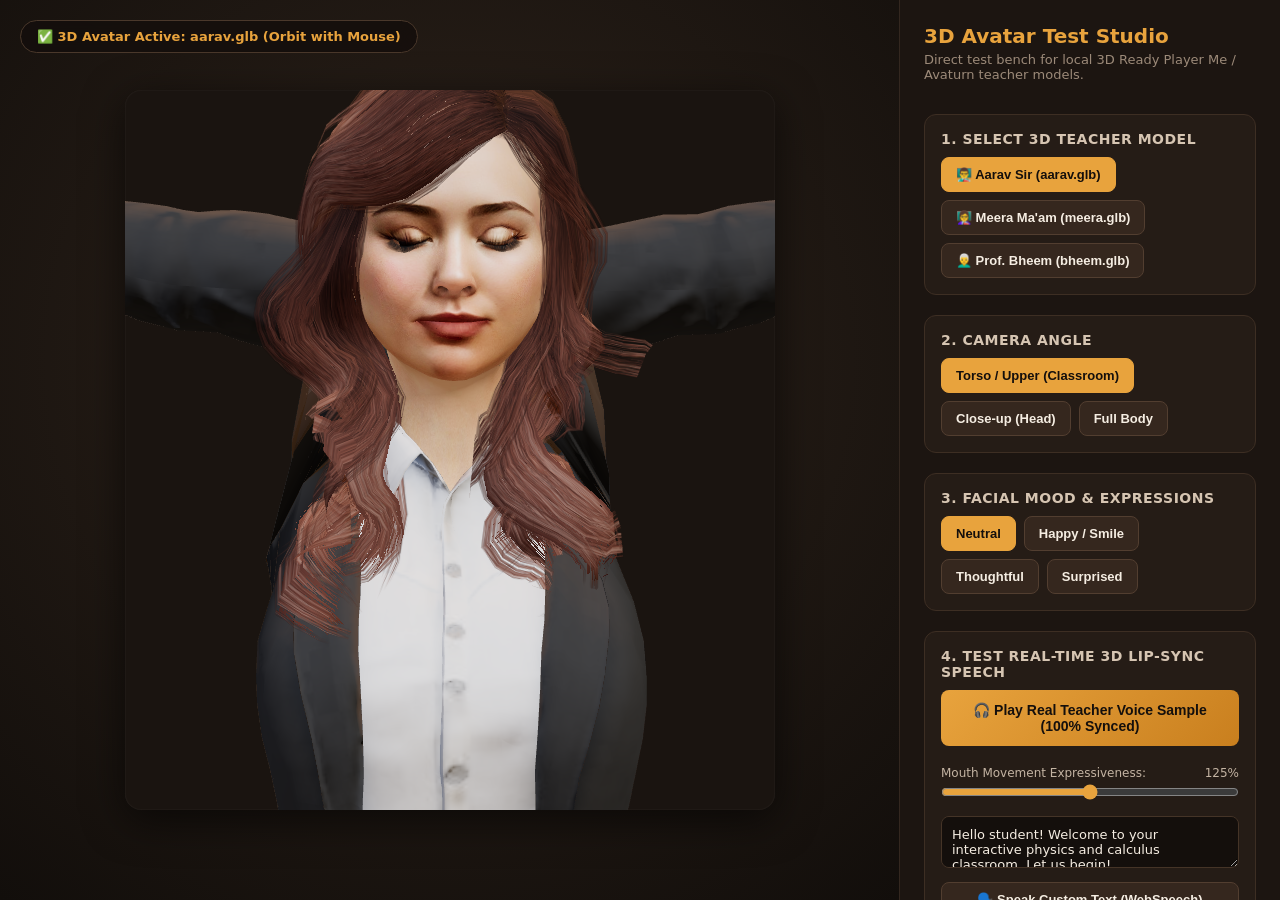
<file: web/avatar-test.html>
<!DOCTYPE html>
<html lang="en">
<head>
<meta charset="UTF-8">
<meta name="viewport" content="width=device-width, initial-scale=1.0">
<title>3D Avatar Live Studio & Test Bench</title>
<style>
  * { box-sizing: border-box; margin: 0; padding: 0; }
  body {
    font-family: 'Segoe UI', system-ui, -apple-system, sans-serif;
    background: #140f0c;
    color: #f5ede2;
    display: flex;
    height: 100vh;
    overflow: hidden;
  }
  .stage-panel {
    flex: 1;
    position: relative;
    display: flex;
    flex-direction: column;
    align-items: center;
    justify-content: center;
    background: radial-gradient(circle at 50% 40%, #2e231b 0%, #120e0b 100%);
    border-right: 1px solid #33271f;
  }
  #avatar-container {
    width: 90%;
    max-width: 650px;
    height: 80vh;
    border-radius: 16px;
    overflow: hidden;
    box-shadow: 0 10px 40px rgba(0,0,0,0.6), inset 0 0 2px rgba(255,255,255,0.1);
    background: #1a1410;
    position: relative;
  }
  .status-badge {
    position: absolute;
    top: 20px;
    left: 20px;
    background: rgba(20, 15, 12, 0.85);
    border: 1px solid #4a382b;
    padding: 8px 16px;
    border-radius: 20px;
    font-size: 13px;
    font-weight: 600;
    color: #e8a33d;
    display: flex;
    align-items: center;
    gap: 8px;
    backdrop-filter: blur(8px);
  }
  .controls-panel {
    width: 380px;
    padding: 24px;
    display: flex;
    flex-direction: column;
    gap: 20px;
    background: #1c1511;
    overflow-y: auto;
  }
  h1 { font-size: 20px; color: #e8a33d; font-weight: 700; margin-bottom: 4px; }
  p.sub { font-size: 13px; color: #9c8a79; margin-bottom: 12px; }
  .section {
    background: #251c16;
    padding: 16px;
    border-radius: 12px;
    border: 1px solid #3d2e23;
  }
  .section h2 { font-size: 14px; color: #d6c5b2; margin-bottom: 10px; text-transform: uppercase; letter-spacing: 0.5px; }
  .btn-group { display: flex; flex-wrap: wrap; gap: 8px; }
  button {
    background: #35271e;
    color: #f5ede2;
    border: 1px solid #523e30;
    padding: 9px 14px;
    border-radius: 8px;
    font-size: 13px;
    font-weight: 600;
    cursor: pointer;
    transition: all 0.15s ease;
  }
  button:hover { background: #4a372a; border-color: #e8a33d; color: #fff; }
  button.active { background: #e8a33d; color: #140f0c; border-color: #e8a33d; }
  button.primary {
    background: linear-gradient(135deg, #e8a33d, #c97f1e);
    color: #140f0c;
    border: none;
    width: 100%;
    padding: 12px;
    font-size: 14px;
    font-weight: 700;
  }
  button.primary:hover { opacity: 0.95; transform: translateY(-1px); }
  textarea {
    width: 100%;
    background: #140f0c;
    border: 1px solid #453427;
    border-radius: 8px;
    padding: 10px;
    color: #f5ede2;
    font-family: inherit;
    font-size: 13px;
    resize: vertical;
    margin-bottom: 10px;
  }
  textarea:focus { outline: none; border-color: #e8a33d; }
  .nav-link {
    margin-top: auto;
    text-align: center;
    font-size: 13px;
    color: #9c8a79;
    text-decoration: none;
  }
  .nav-link:hover { color: #e8a33d; text-decoration: underline; }
</style>
<script type="importmap">
{
  "imports": {
    "three": "./libs/three/three.module.js",
    "three/addons/controls/OrbitControls.js": "./libs/three/addons/controls/OrbitControls.js",
    "three/addons/loaders/GLTFLoader.js": "./libs/three/addons/loaders/GLTFLoader.js",
    "three/addons/loaders/DRACOLoader.js": "./libs/three/addons/loaders/DRACOLoader.js",
    "three/addons/libs/meshopt_decoder.module.js": "./libs/three/addons/libs/meshopt_decoder.module.js",
    "three/addons/utils/BufferGeometryUtils.js": "./libs/three/addons/utils/BufferGeometryUtils.js"
  }
}
</script>
</head>
<body>

<div class="stage-panel">
  <div class="status-badge" id="status-badge">
    <span>⏳ Initializing 3D Engine…</span>
  </div>
  <div id="avatar-container"></div>
</div>

<div class="controls-panel">
  <div>
    <h1>3D Avatar Test Studio</h1>
    <p class="sub">Direct test bench for local 3D Ready Player Me / Avaturn teacher models.</p>
  </div>

  <div class="section">
    <h2>1. Select 3D Teacher Model</h2>
    <div class="btn-group">
      <button class="active" onclick="switchAvatar('aarav', this)">👨‍🏫 Aarav Sir (aarav.glb)</button>
      <button onclick="switchAvatar('meera', this)">👩‍🏫 Meera Ma'am (meera.glb)</button>
      <button onclick="switchAvatar('bheem', this)">👨‍🦳 Prof. Bheem (bheem.glb)</button>
    </div>
  </div>

  <div class="section">
    <h2>2. Camera Angle</h2>
    <div class="btn-group">
      <button class="active" onclick="setCamera('upper', this)">Torso / Upper (Classroom)</button>
      <button onclick="setCamera('head', this)">Close-up (Head)</button>
      <button onclick="setCamera('full', this)">Full Body</button>
    </div>
  </div>

  <div class="section">
    <h2>3. Facial Mood & Expressions</h2>
    <div class="btn-group">
      <button class="active" onclick="setMood('neutral', this)">Neutral</button>
      <button onclick="setMood('happy', this)">Happy / Smile</button>
      <button onclick="setMood('thoughtful', this)">Thoughtful</button>
      <button onclick="setMood('surprised', this)">Surprised</button>
    </div>
  </div>

  <div class="section">
    <h2>4. Test Real-Time 3D Lip-Sync Speech</h2>
    <div style="margin-bottom:12px;">
      <button class="primary" id="btn-sample-voice" onclick="playCurrentSampleVoice()" style="margin-bottom:8px;">
        🎧 Play Real Teacher Voice Sample (100% Synced)
      </button>
    </div>

    <div style="margin-bottom: 12px;">
      <label style="font-size:12px; color:#c4b4a3; display:flex; justify-content:space-between; margin-bottom:4px;">
        <span>Mouth Movement Expressiveness:</span>
        <span id="sens-label">125%</span>
      </label>
      <input type="range" id="sens-slider" min="0.5" max="2.0" step="0.05" value="1.25" style="width:100%; accent-color:#e8a33d;" oninput="onSensitivityChange(this.value)">
    </div>

    <textarea id="speech-text" rows="2">Hello student! Welcome to your interactive physics and calculus classroom. Let us begin!</textarea>
    <button id="btn-speak" style="width:100%;" onclick="speakText()">🗣️ Speak Custom Text (WebSpeech)</button>
  </div>

  <a href="/" class="nav-link">← Back to AI Teacher Main Classroom</a>
</div>

<script type="module">
  import { Avatar3DEngine } from './js/avatar-engine.js';

  let engine = null;
  const container = document.getElementById('avatar-container');
  const statusBadge = document.getElementById('status-badge');

  window.addEventListener('error', (e) => {
    console.error(e);
    if (statusBadge) statusBadge.innerHTML = `<span style="color:#ef4444;">❌ Error: ${e.message || e}</span>`;
  });
  window.addEventListener('unhandledrejection', (e) => {
    console.error(e);
    if (statusBadge) statusBadge.innerHTML = `<span style="color:#ef4444;">❌ Rejection: ${e.reason?.message || e.reason || e}</span>`;
  });

  const AVATARS = {
    'aarav': './avatars/aarav.glb',
    'meera': './avatars/meera.glb',
    'bheem': './avatars/bheem.glb',
  };

  const SAMPLE_AUDIO = {
    'aarav': './audio/sample_aarav.wav',
    'meera': './audio/sample_meera.wav',
    'bheem': './audio/sample_bheem.wav',
  };

  let currentAvatarKey = 'aarav';

  async function init() {
    try {
      statusBadge.innerHTML = '<span>⚡ Initializing 3D Avatar Engine…</span>';
      engine = new Avatar3DEngine(container, {
        cameraView: 'upper',
        idleMove: true,
        lipSyncSensitivity: 1.25,
      });
      window.engine = engine;

      await loadAvatar(currentAvatarKey);
    } catch (e) {
      console.error(e);
      statusBadge.innerHTML = `<span style="color:#ef4444;">❌ Load failed: ${e.message}</span>`;
    }
  }

  async function loadAvatar(key) {
    currentAvatarKey = key;
    const url = AVATARS[key];
    statusBadge.innerHTML = `<span>⏳ Loading 3D Model: ${key}.glb …</span>`;
    try {
      await engine.loadModel(url, (p) => {
        statusBadge.innerHTML = `<span>⏳ Loading 3D Model: ${Math.round(p * 100)}% …</span>`;
      });
      statusBadge.innerHTML = `<span>✅ 3D Avatar Active: <b>${key}.glb</b> (Orbit with Mouse)</span>`;
    } catch (e) {
      console.error(e);
      statusBadge.innerHTML = `<span style="color:#ef4444;">❌ Error: ${e.message}</span>`;
    }
  }

  window.switchAvatar = function(key, el) {
    document.querySelectorAll('.controls-panel .section:nth-child(2) button').forEach(b => b.classList.remove('active'));
    if (el) el.classList.add('active');
    else if (window.event?.target) window.event.target.classList.add('active');
    loadAvatar(key);
  };

  window.setCamera = function(view, el) {
    document.querySelectorAll('.controls-panel .section:nth-child(3) button').forEach(b => b.classList.remove('active'));
    if (el) el.classList.add('active');
    else if (window.event?.target) window.event.target.classList.add('active');
    if (engine) engine.setCameraView(view);
  };

  window.setMood = function(mood, el) {
    document.querySelectorAll('.controls-panel .section:nth-child(4) button').forEach(b => b.classList.remove('active'));
    if (el) el.classList.add('active');
    else if (window.event?.target) window.event.target.classList.add('active');
    if (engine) engine.setMood(mood);
  };

  window.onSensitivityChange = function(val) {
    document.getElementById('sens-label').textContent = Math.round(val * 100) + '%';
    if (engine) engine.setSensitivity(val);
  };

  window.playCurrentSampleVoice = async function() {
    if (!engine) return;
    const btn = document.getElementById('btn-sample-voice');
    const audioUrl = SAMPLE_AUDIO[currentAvatarKey] || SAMPLE_AUDIO['aarav'];
    btn.disabled = true;
    btn.textContent = '🔊 Playing Synced Voice Sample…';
    await engine.playVoiceSample(audioUrl, () => {
      btn.disabled = false;
      btn.textContent = '🎧 Play Real Teacher Voice Sample (100% Synced)';
    });
  };

  window.speakText = function() {
    const text = document.getElementById('speech-text').value.trim();
    if (!text || !engine) return;
    const btn = document.getElementById('btn-speak');
    btn.disabled = true;
    btn.textContent = '🔊 Speaking with Lip-Sync…';
    engine.speakText(text, () => {
      btn.disabled = false;
      btn.textContent = '🗣️ Speak Custom Text (WebSpeech)';
    });
  };

  init();
</script>

</body>
</html>
</file>
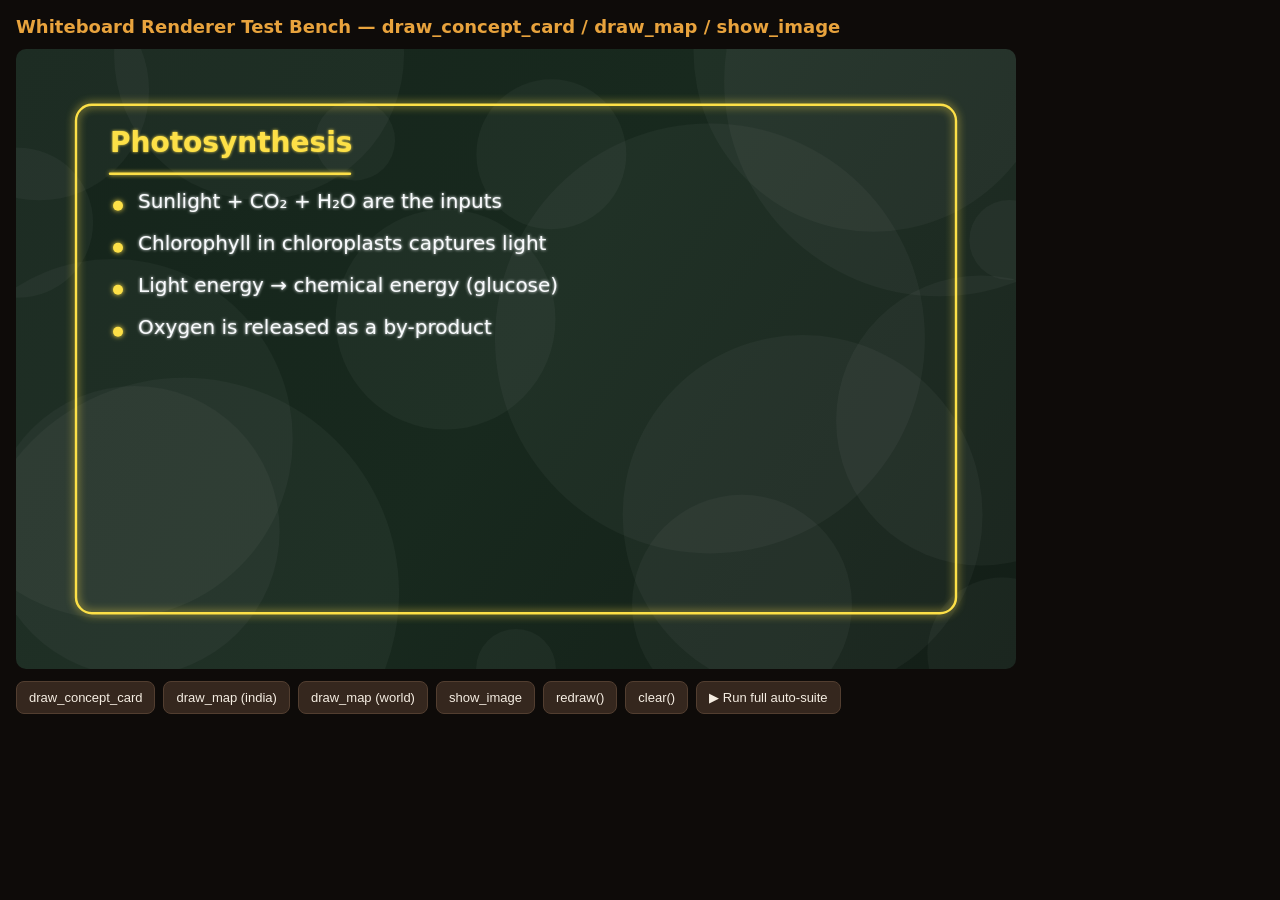
<file: web/whiteboard-test.html>
<!DOCTYPE html>
<html lang="en">
<head>
<meta charset="UTF-8">
<meta name="viewport" content="width=device-width, initial-scale=1.0">
<title>Whiteboard Renderer Test Bench</title>
<style>
  * { box-sizing: border-box; margin: 0; padding: 0; }
  body { font-family: system-ui, sans-serif; background: #0e0b09; color: #eee; padding: 16px; }
  h1 { font-size: 18px; color: #e8a33d; margin-bottom: 12px; }
  .board-col { position: relative; width: 1000px; height: 620px; max-width: 96vw; }
  #whiteboard { display: block; border-radius: 10px; }
  .board-overlay { position: absolute; inset: 0; pointer-events: none; }
  .btns { margin: 12px 0; display: flex; flex-wrap: wrap; gap: 8px; }
  button { background: #35271e; color: #f5ede2; border: 1px solid #523e30; padding: 8px 12px;
           border-radius: 8px; font-size: 13px; cursor: pointer; }
  button:hover { border-color: #e8a33d; }
  #log { font-family: monospace; font-size: 12px; white-space: pre-wrap; color: #9fd; margin-top: 10px; }
</style>
</head>
<body>
  <h1>Whiteboard Renderer Test Bench — draw_concept_card / draw_map / show_image</h1>

  <div class="board-col">
    <canvas id="whiteboard"></canvas>
    <div id="board-overlay" class="board-overlay"></div>
  </div>

  <div class="btns">
    <button onclick="T.card()">draw_concept_card</button>
    <button onclick="T.map()">draw_map (india)</button>
    <button onclick="T.globe()">draw_map (world)</button>
    <button onclick="T.image()">show_image</button>
    <button onclick="Whiteboard.redraw()">redraw()</button>
    <button onclick="T.reset()">clear()</button>
    <button onclick="T.suite().then(r=>log(JSON.stringify(r,null,2)))">▶ Run full auto-suite</button>
  </div>
  <div id="log"></div>

  <script src="js/whiteboard.js"></script>
  <script>
    'use strict';
    // ---- error capture (so the auto-suite can report crashes) --------------
    window.__errors = [];
    window.addEventListener('error', (e) => window.__errors.push(String(e.message || e)));
    window.addEventListener('unhandledrejection', (e) =>
      window.__errors.push('reject: ' + String(e.reason && e.reason.message || e.reason || e)));

    const canvas = document.getElementById('whiteboard');
    Whiteboard.init(canvas);

    function log(s) { document.getElementById('log').textContent = s; }

    // Sum a downsampled grid of canvas pixels → a cheap "did the board change?" signal.
    function pixelSum() {
      const c = canvas.getContext('2d');
      let img;
      try { img = c.getImageData(0, 0, canvas.width, canvas.height); }
      catch (e) { return { tainted: true, err: String(e) }; }
      const d = img.data;
      let sum = 0, n = 0;
      const step = 4 * 137;            // prime stride → broad coverage, small cost
      for (let i = 0; i < d.length; i += step) { sum += d[i] + d[i+1] + d[i+2]; n++; }
      return sum;
    }

    // A small raster PNG data-URL (never taints the canvas, no network needed).
    function makePngDataUrl() {
      const oc = document.createElement('canvas');
      oc.width = 240; oc.height = 160;
      const g = oc.getContext('2d');
      g.fillStyle = '#1e3a5f'; g.fillRect(0, 0, 240, 160);
      g.fillStyle = '#fde047'; g.beginPath(); g.arc(120, 80, 50, 0, Math.PI * 2); g.fill();
      g.fillStyle = '#f472b6'; g.fillRect(20, 20, 60, 40);
      return oc.toDataURL('image/png');
    }

    const CARD = { title: 'Photosynthesis', chalk: 'yellow',
      points: ['Sunlight + CO₂ + H₂O are the inputs',
               'Chlorophyll in chloroplasts captures light',
               'Light energy → chemical energy (glucose)',
               'Oxygen is released as a by-product'] };
    const MAP_INDIA = { title: 'Major Rivers of India', region: 'india', chalk: 'blue',
      markers: [{ x: 55, y: 32, label: 'Ganga' }, { x: 50, y: 60, label: 'Godavari' },
                { x: 36, y: 46, label: 'Narmada' }, { x: 60, y: 78, label: 'Kaveri' }] };
    const MAP_WORLD = { title: 'Continents', region: 'world', chalk: 'green',
      points: [{ x: 30, y: 45, label: 'Americas' }, { x: 55, y: 40, label: 'Africa' },
               { x: 70, y: 35, label: 'Asia' }] };

    const T = {
      reset() { Whiteboard.clear(); return pixelSum(); },
      card()  { Whiteboard.execute('draw_concept_card', CARD); return pixelSum(); },
      map()   { Whiteboard.execute('draw_map', MAP_INDIA); return pixelSum(); },
      globe() { Whiteboard.execute('draw_map', MAP_WORLD); return pixelSum(); },
      image() {
        const url = makePngDataUrl();
        Whiteboard.execute('draw_concept_card', { ...CARD, title: 'Slide underneath' });
        Whiteboard.execute('show_image', { url, caption: 'Generated slide (Nano Banana)' });
        return pixelSum();
      },
      // Full automated suite — resolves to a JSON verdict object.
      async suite() {
        window.__errors = [];
        const out = { steps: {}, errors: null, verdict: 'PENDING' };
        const blank = T.reset();
        out.steps.blank = blank;

        const card = T.card();
        out.steps.concept_card = { sum: card, changed: card !== blank };

        const map = T.map();
        out.steps.map_india = { sum: map, changed: map !== card };

        const globe = T.globe();
        out.steps.map_world = { sum: globe, changed: globe !== map };

        // redraw determinism: replay ops twice, sums must match & be non-blank
        const r1 = (Whiteboard.redraw(), pixelSum());
        const r2 = (Whiteboard.redraw(), pixelSum());
        out.steps.redraw = { r1, r2, stable: r1 === r2, nonBlank: r1 !== blank };

        // resize survival: shrink parent, resize+redraw, must still render non-blank
        const col = document.querySelector('.board-col');
        col.style.width = '640px'; col.style.height = '400px';
        Whiteboard.resize(); Whiteboard.redraw();
        const resized = pixelSum();
        out.steps.resize = { sum: resized, nonBlank: resized !== blank && !resized.tainted };
        col.style.width = '1000px'; col.style.height = '620px';
        Whiteboard.resize(); Whiteboard.redraw();

        // show_image: async load a PNG data-URL, then confirm it draws over the board
        const url = makePngDataUrl();
        T.reset();
        Whiteboard.execute('draw_concept_card', { ...CARD, title: 'Underneath' });
        const beforeImg = pixelSum();
        Whiteboard.execute('show_image', { url, caption: 'Slide' });
        await new Promise(res => setTimeout(res, 500));   // let img.onload → redraw fire
        const afterImg = pixelSum();
        // redraw again: image must persist from cache (no re-fetch, no flicker to blank)
        Whiteboard.redraw();
        await new Promise(res => setTimeout(res, 60));
        const afterRedraw = pixelSum();
        out.steps.show_image = {
          before: beforeImg, after: afterImg, afterRedraw,
          drewOnLoad: afterImg !== beforeImg && !afterImg.tainted,
          persistsOnRedraw: afterRedraw !== beforeImg && !afterRedraw.tainted,
        };

        out.errors = window.__errors.slice();
        const s = out.steps;
        out.verdict = (s.concept_card.changed && s.map_india.changed && s.map_world.changed &&
          s.redraw.stable && s.redraw.nonBlank && s.resize.nonBlank &&
          s.show_image.drewOnLoad && s.show_image.persistsOnRedraw &&
          out.errors.length === 0) ? 'PASS' : 'FAIL';
        return out;
      },
    };
    window.T = T;
    // draw something by default so a screenshot is meaningful
    T.card();
  </script>
</body>
</html>
</file>
